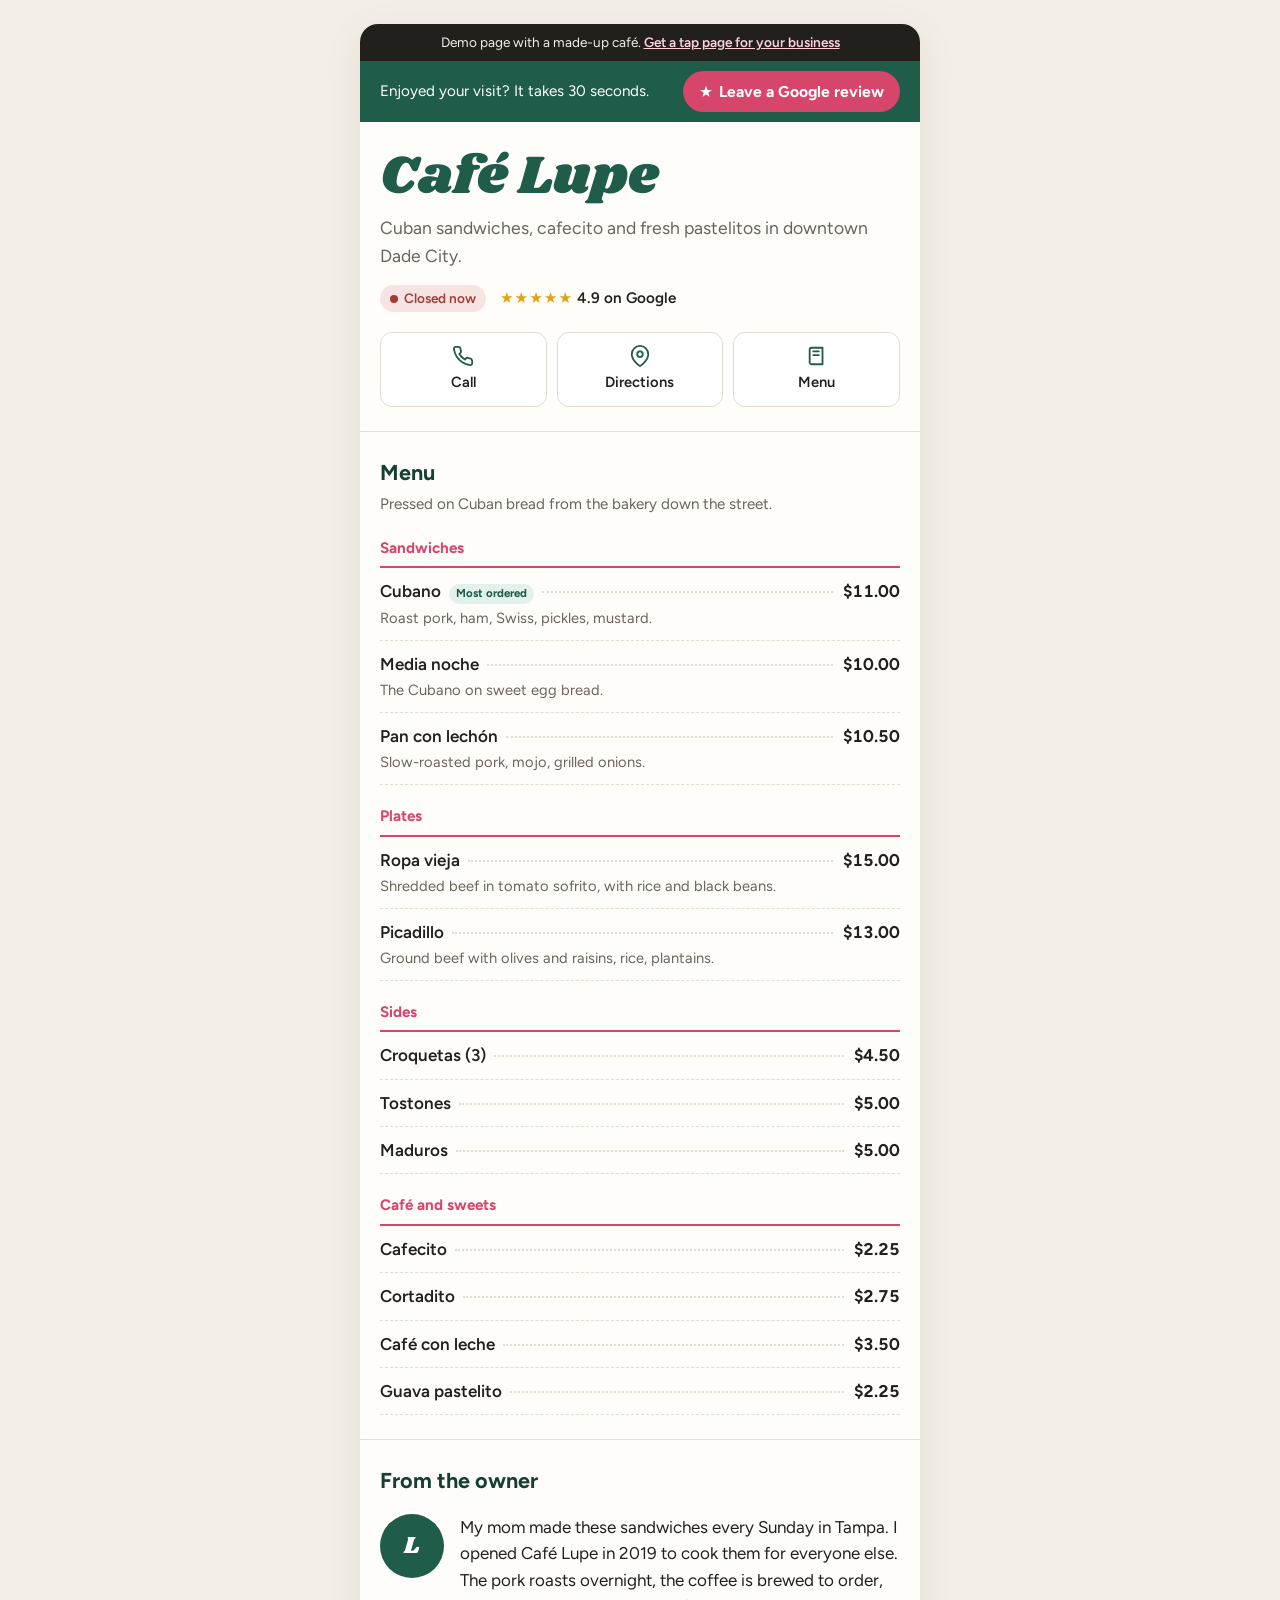
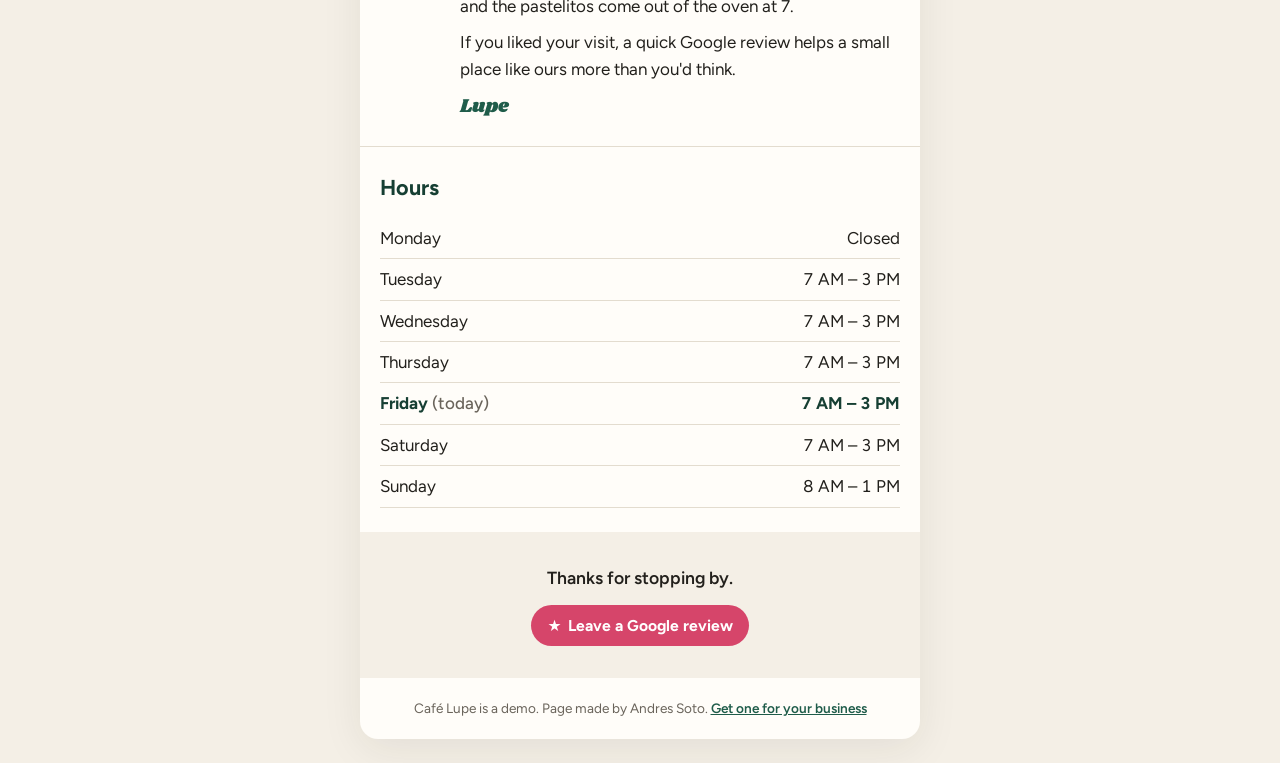
<file: demo.html>
<!DOCTYPE html>
<html lang="en">
<head>
<meta charset="UTF-8">
<meta name="viewport" content="width=device-width, initial-scale=1">
<meta name="theme-color" content="#1f5c4a">
<meta name="robots" content="noindex">
<title>Café Lupe (Demo Tap Page) | Andres Soto</title>
<meta name="description" content="Demo of a tap page: the page a customer sees after tapping a review card. Fictional café for demonstration.">
<link rel="icon" href="data:image/svg+xml,<svg xmlns=%22http://www.w3.org/2000/svg%22 viewBox=%220 0 100 100%22><text y=%22.9em%22 font-size=%2290%22>☕</text></svg>">
<link rel="preconnect" href="https://fonts.googleapis.com">
<link rel="preconnect" href="https://fonts.gstatic.com" crossorigin>
<link href="https://fonts.googleapis.com/css2?family=Shrikhand&family=Figtree:wght@400;500;600;700&display=swap" rel="stylesheet">
<style>
  /* Demo client identity (deliberately not the résumé site's look):
     Havana tile green, guava pink for the one action that matters, sand paper. */
  :root {
    --tile: #1f5c4a;
    --tile-deep: #163f33;
    --guava: #d6456a;
    --guava-ink: #ffffff;
    --sand: #f4efe6;
    --paper: #fffdf9;
    --ink: #22201c;
    --muted: #6a645b;
    --rule: #e3dccf;
    --font-sign: "Shrikhand", Georgia, serif;
    --font-text: "Figtree", system-ui, -apple-system, "Segoe UI", sans-serif;
  }
  * { box-sizing: border-box; }
  html { scroll-behavior: smooth; scroll-padding-top: 76px; }
  @media (prefers-reduced-motion: reduce) { html { scroll-behavior: auto; } }
  body {
    margin: 0;
    background: var(--sand);
    color: var(--ink);
    font-family: var(--font-text);
    font-size: 1.0625rem;
    line-height: 1.55;
  }
  a { color: var(--tile); }
  a, button { touch-action: manipulation; -webkit-tap-highlight-color: rgba(31, 92, 74, 0.15); }
  :focus-visible { outline: 3px solid var(--ink); outline-offset: 3px; }
  p, h1, h2, h3, ul, dl, dd { margin: 0; }
  ul { padding: 0; list-style: none; }
  .page { max-width: 560px; margin: 0 auto; background: var(--paper); min-height: 100vh; }
  .wrap { padding-inline: 20px; }

  /* Demo notice, so nobody mistakes this for a real business */
  .demo-note {
    background: var(--ink);
    color: #f4efe6;
    font-size: 0.85rem;
    padding: 8px 20px;
    text-align: center;
  }
  .demo-note a { color: #ffd2dc; font-weight: 600; }

  /* The review bar stays on screen: it is the reason the page exists */
  .review-bar {
    position: sticky;
    top: 0;
    z-index: 20;
    display: flex;
    align-items: center;
    gap: 12px;
    padding: 10px 20px;
    background: var(--tile);
    color: #fff;
  }
  .review-bar p { flex: 1; font-size: 0.95rem; line-height: 1.3; }
  .review-btn {
    flex: 0 0 auto;
    display: inline-flex;
    align-items: center;
    gap: 6px;
    padding: 11px 16px;
    border: 0;
    border-radius: 999px;
    background: var(--guava);
    color: var(--guava-ink);
    font: 700 0.98rem var(--font-text);
    cursor: pointer;
    text-decoration: none;
  }
  .review-btn:hover { background: #c23a5d; }

  /* Header */
  .masthead { padding-block: 28px 20px; }
  .masthead h1 {
    font-family: var(--font-sign);
    font-weight: 400;
    font-size: clamp(2.6rem, 11vw, 3.4rem);
    line-height: 1;
    color: var(--tile);
  }
  .tagline { margin-top: 10px; font-size: 1.1rem; color: var(--muted); }
  .status { display: flex; flex-wrap: wrap; align-items: center; gap: 8px 14px; margin-top: 16px; font-size: 0.95rem; }
  .chip {
    display: inline-flex; align-items: center; gap: 6px;
    padding: 3px 10px; border-radius: 999px; font-weight: 600; font-size: 0.85rem;
  }
  .chip::before { content: ""; width: 8px; height: 8px; border-radius: 50%; background: currentColor; }
  .chip.open { background: #e2f1ea; color: #1d6b4c; }
  .chip.closed { background: #f6e3e2; color: #a23b33; }
  .rating { font-weight: 600; }
  .rating span { color: #e0a21b; letter-spacing: 1px; }

  .actions {
    display: grid;
    grid-template-columns: repeat(3, 1fr);
    gap: 10px;
    padding-bottom: 24px;
  }
  .action {
    display: grid;
    justify-items: center;
    gap: 4px;
    padding: 12px 6px;
    border: 1px solid var(--rule);
    border-radius: 12px;
    background: #fff;
    color: var(--ink);
    text-decoration: none;
    font-weight: 600;
    font-size: 0.92rem;
  }
  .action:hover { border-color: var(--tile); }
  .action svg { width: 22px; height: 22px; stroke: var(--tile); fill: none; stroke-width: 2; stroke-linecap: round; stroke-linejoin: round; }

  /* Sections */
  .section { padding-block: 24px; border-top: 1px solid var(--rule); }
  .section h2 { font-size: 1.35rem; font-weight: 700; color: var(--tile-deep); }
  .section-sub { margin-top: 4px; color: var(--muted); font-size: 0.95rem; }

  /* Menu: a printed-menu feel with dotted leaders */
  .menu-group { margin-top: 20px; }
  .menu-group h3 {
    font-size: 0.95rem; font-weight: 700; color: var(--guava);
    padding-bottom: 6px; border-bottom: 2px solid var(--guava);
  }
  .item { display: grid; grid-template-columns: 1fr auto; gap: 2px 10px; padding-block: 10px; border-bottom: 1px dashed var(--rule); }
  .item-name { display: flex; align-items: baseline; gap: 8px; font-weight: 600; }
  .item-name::after { content: ""; flex: 1; border-bottom: 2px dotted var(--rule); transform: translateY(-4px); }
  .price { font-weight: 700; font-variant-numeric: tabular-nums; }
  .item-desc { grid-column: 1 / -1; color: var(--muted); font-size: 0.92rem; }
  .tag { font-size: 0.72rem; font-weight: 700; color: var(--tile); background: #e2f1ea; padding: 1px 7px; border-radius: 999px; }

  /* Owner */
  .owner { display: grid; grid-template-columns: auto 1fr; gap: 16px; align-items: start; margin-top: 16px; }
  .avatar {
    width: 64px; height: 64px; border-radius: 50%;
    display: grid; place-items: center;
    background: var(--tile); color: #fff;
    font-family: var(--font-sign); font-size: 1.5rem;
  }
  .owner p + p { margin-top: 10px; }
  .owner .sig { font-family: var(--font-sign); color: var(--tile); font-size: 1.2rem; }

  /* Hours */
  .hours { margin-top: 14px; }
  .hours div { display: flex; justify-content: space-between; padding-block: 7px; border-bottom: 1px solid var(--rule); font-variant-numeric: tabular-nums; }
  .hours div.today { font-weight: 700; color: var(--tile-deep); }
  .hours div.today dt::after { content: " (today)"; font-weight: 500; color: var(--muted); }

  /* Second review prompt at the end of the page */
  .end-cta { text-align: center; padding-block: 32px; background: var(--sand); }
  .end-cta p { font-size: 1.1rem; font-weight: 600; margin-bottom: 14px; }

  .footer { padding: 20px; font-size: 0.85rem; color: var(--muted); text-align: center; }
  .footer a { font-weight: 600; }

  /* Demo dialog: what the button does in a real page */
  dialog {
    width: min(92vw, 420px);
    border: 0;
    border-radius: 16px;
    padding: 24px;
    color: var(--ink);
    box-shadow: 0 20px 50px rgba(34, 32, 28, 0.3);
  }
  dialog::backdrop { background: rgba(34, 32, 28, 0.5); }
  dialog h2 { font-size: 1.25rem; color: var(--tile-deep); }
  dialog p { margin-top: 10px; color: var(--muted); }
  dialog .row { display: flex; flex-wrap: wrap; gap: 10px; margin-top: 20px; }
  .btn-ghost {
    padding: 11px 16px; border-radius: 999px; border: 1px solid var(--rule);
    background: #fff; color: var(--ink); font: 600 0.95rem var(--font-text); cursor: pointer;
  }
  @media (min-width: 600px) {
    body { padding-block: 24px; }
    .page { min-height: 0; border-radius: 18px; overflow: hidden; box-shadow: 0 10px 40px rgba(34, 32, 28, 0.08); }
  }
  @media (max-width: 360px) {
    .review-bar p { display: none; }
    .review-btn { flex: 1; justify-content: center; }
  }
</style>
</head>
<body>
<div class="page">

  <p class="demo-note">Demo page with a made-up café. <a href="nfc.html">Get a tap page for your business</a></p>

  <div class="review-bar">
    <p>Enjoyed your visit? It takes 30 seconds.</p>
    <!-- In a real tap page this is a plain link to the business's Google review form. -->
    <button class="review-btn" id="reviewTop" type="button"><span aria-hidden="true">★</span> Leave a Google review</button>
  </div>

  <main>
    <header class="masthead wrap">
      <h1>Café Lupe</h1>
      <p class="tagline">Cuban sandwiches, cafecito and fresh pastelitos in downtown Dade City.</p>
      <p class="status">
        <span class="chip" id="openChip">Hours</span>
        <span class="rating"><span aria-hidden="true">★★★★★</span> 4.9 on Google</span>
      </p>
    </header>

    <nav class="actions wrap" aria-label="Quick actions">
      <a class="action" href="tel:+13525550142">
        <svg viewBox="0 0 24 24" aria-hidden="true"><path d="M22 16.9v3a2 2 0 0 1-2.2 2 19.8 19.8 0 0 1-8.6-3.1 19.5 19.5 0 0 1-6-6A19.8 19.8 0 0 1 2.1 4.2 2 2 0 0 1 4.1 2h3a2 2 0 0 1 2 1.7c.1.9.4 1.8.7 2.7a2 2 0 0 1-.5 2.1L8 9.8a16 16 0 0 0 6 6l1.3-1.3a2 2 0 0 1 2.1-.4c.9.3 1.8.6 2.7.7a2 2 0 0 1 1.7 2z"/></svg>
        Call
      </a>
      <a class="action" href="https://www.google.com/maps/search/?api=1&amp;query=Dade%20City%2C%20FL" target="_blank" rel="noopener">
        <svg viewBox="0 0 24 24" aria-hidden="true"><path d="M21 10c0 7-9 13-9 13S3 17 3 10a9 9 0 0 1 18 0z"/><circle cx="12" cy="10" r="3"/></svg>
        Directions
      </a>
      <a class="action" href="#menu">
        <svg viewBox="0 0 24 24" aria-hidden="true"><path d="M4 19.5V5a2 2 0 0 1 2-2h12v18H6a2 2 0 0 1-2-1.5z"/><path d="M8 7h6M8 11h6"/></svg>
        Menu
      </a>
    </nav>

    <section class="section wrap" id="menu" aria-labelledby="menuTitle">
      <h2 id="menuTitle">Menu</h2>
      <p class="section-sub">Pressed on Cuban bread from the bakery down the street.</p>

      <div class="menu-group">
        <h3>Sandwiches</h3>
        <ul>
          <li class="item"><span class="item-name">Cubano <span class="tag">Most ordered</span></span><span class="price">$11.00</span><span class="item-desc">Roast pork, ham, Swiss, pickles, mustard.</span></li>
          <li class="item"><span class="item-name">Media noche</span><span class="price">$10.00</span><span class="item-desc">The Cubano on sweet egg bread.</span></li>
          <li class="item"><span class="item-name">Pan con lechón</span><span class="price">$10.50</span><span class="item-desc">Slow-roasted pork, mojo, grilled onions.</span></li>
        </ul>
      </div>

      <div class="menu-group">
        <h3>Plates</h3>
        <ul>
          <li class="item"><span class="item-name">Ropa vieja</span><span class="price">$15.00</span><span class="item-desc">Shredded beef in tomato sofrito, with rice and black beans.</span></li>
          <li class="item"><span class="item-name">Picadillo</span><span class="price">$13.00</span><span class="item-desc">Ground beef with olives and raisins, rice, plantains.</span></li>
        </ul>
      </div>

      <div class="menu-group">
        <h3>Sides</h3>
        <ul>
          <li class="item"><span class="item-name">Croquetas (3)</span><span class="price">$4.50</span></li>
          <li class="item"><span class="item-name">Tostones</span><span class="price">$5.00</span></li>
          <li class="item"><span class="item-name">Maduros</span><span class="price">$5.00</span></li>
        </ul>
      </div>

      <div class="menu-group">
        <h3>Café and sweets</h3>
        <ul>
          <li class="item"><span class="item-name">Cafecito</span><span class="price">$2.25</span></li>
          <li class="item"><span class="item-name">Cortadito</span><span class="price">$2.75</span></li>
          <li class="item"><span class="item-name">Café con leche</span><span class="price">$3.50</span></li>
          <li class="item"><span class="item-name">Guava pastelito</span><span class="price">$2.25</span></li>
        </ul>
      </div>
    </section>

    <section class="section wrap" aria-labelledby="ownerTitle">
      <h2 id="ownerTitle">From the owner</h2>
      <div class="owner">
        <span class="avatar" aria-hidden="true">L</span>
        <div>
          <p>My mom made these sandwiches every Sunday in Tampa. I opened Café Lupe in 2019 to cook them for everyone else. The pork roasts overnight, the coffee is brewed to order, and the pastelitos come out of the oven at 7.</p>
          <p>If you liked your visit, a quick Google review helps a small place like ours more than you'd think.</p>
          <p class="sig">Lupe</p>
        </div>
      </div>
    </section>

    <section class="section wrap" aria-labelledby="hoursTitle">
      <h2 id="hoursTitle">Hours</h2>
      <dl class="hours" id="hours">
        <div data-day="1"><dt>Monday</dt><dd>Closed</dd></div>
        <div data-day="2"><dt>Tuesday</dt><dd>7 AM – 3 PM</dd></div>
        <div data-day="3"><dt>Wednesday</dt><dd>7 AM – 3 PM</dd></div>
        <div data-day="4"><dt>Thursday</dt><dd>7 AM – 3 PM</dd></div>
        <div data-day="5"><dt>Friday</dt><dd>7 AM – 3 PM</dd></div>
        <div data-day="6"><dt>Saturday</dt><dd>7 AM – 3 PM</dd></div>
        <div data-day="0"><dt>Sunday</dt><dd>8 AM – 1 PM</dd></div>
      </dl>
    </section>

    <section class="end-cta wrap" aria-label="Leave a review">
      <p>Thanks for stopping by.</p>
      <button class="review-btn" id="reviewBottom" type="button"><span aria-hidden="true">★</span> Leave a Google review</button>
    </section>
  </main>

  <p class="footer">Café Lupe is a demo. Page made by Andres Soto. <a href="nfc.html">Get one for your business</a></p>
</div>

<dialog id="demoDialog" aria-labelledby="dialogTitle">
  <h2 id="dialogTitle">This opens your Google review page</h2>
  <p>On your real tap page, this button takes customers straight to your Google review form. It's the first thing they see after tapping the card.</p>
  <p>The rest of the page is yours: menu, hours, specials, a note from you.</p>
  <div class="row">
    <a class="review-btn" href="nfc.html">See the card and pricing</a>
    <button class="btn-ghost" id="dialogClose" type="button">Back to the demo</button>
  </div>
</dialog>

<script>
  // Open-now chip and today's row, using Dade City time (Eastern).
  (function () {
    const hours = { 0: [8, 13], 1: null, 2: [7, 15], 3: [7, 15], 4: [7, 15], 5: [7, 15], 6: [7, 15] };
    const parts = new Intl.DateTimeFormat("en-US", { timeZone: "America/New_York", weekday: "short", hour: "numeric", hourCycle: "h23" }).formatToParts(new Date());
    const dayNames = ["Sun", "Mon", "Tue", "Wed", "Thu", "Fri", "Sat"];
    const day = dayNames.indexOf(parts.find((p) => p.type === "weekday").value);
    const hour = Number(parts.find((p) => p.type === "hour").value);
    const today = hours[day];
    const open = today && hour >= today[0] && hour < today[1];
    const chip = document.getElementById("openChip");
    chip.textContent = open ? "Open now" : "Closed now";
    chip.classList.add(open ? "open" : "closed");
    const row = document.querySelector('#hours [data-day="' + day + '"]');
    if (row) row.classList.add("today");
  })();

  // Demo only: the review buttons explain what they do instead of leaving the page.
  (function () {
    const dialog = document.getElementById("demoDialog");
    const openDialog = () => (dialog.showModal ? dialog.showModal() : dialog.setAttribute("open", ""));
    document.getElementById("reviewTop").addEventListener("click", openDialog);
    document.getElementById("reviewBottom").addEventListener("click", openDialog);
    document.getElementById("dialogClose").addEventListener("click", () => dialog.close());
  })();
</script>
</body>
</html>
</file>
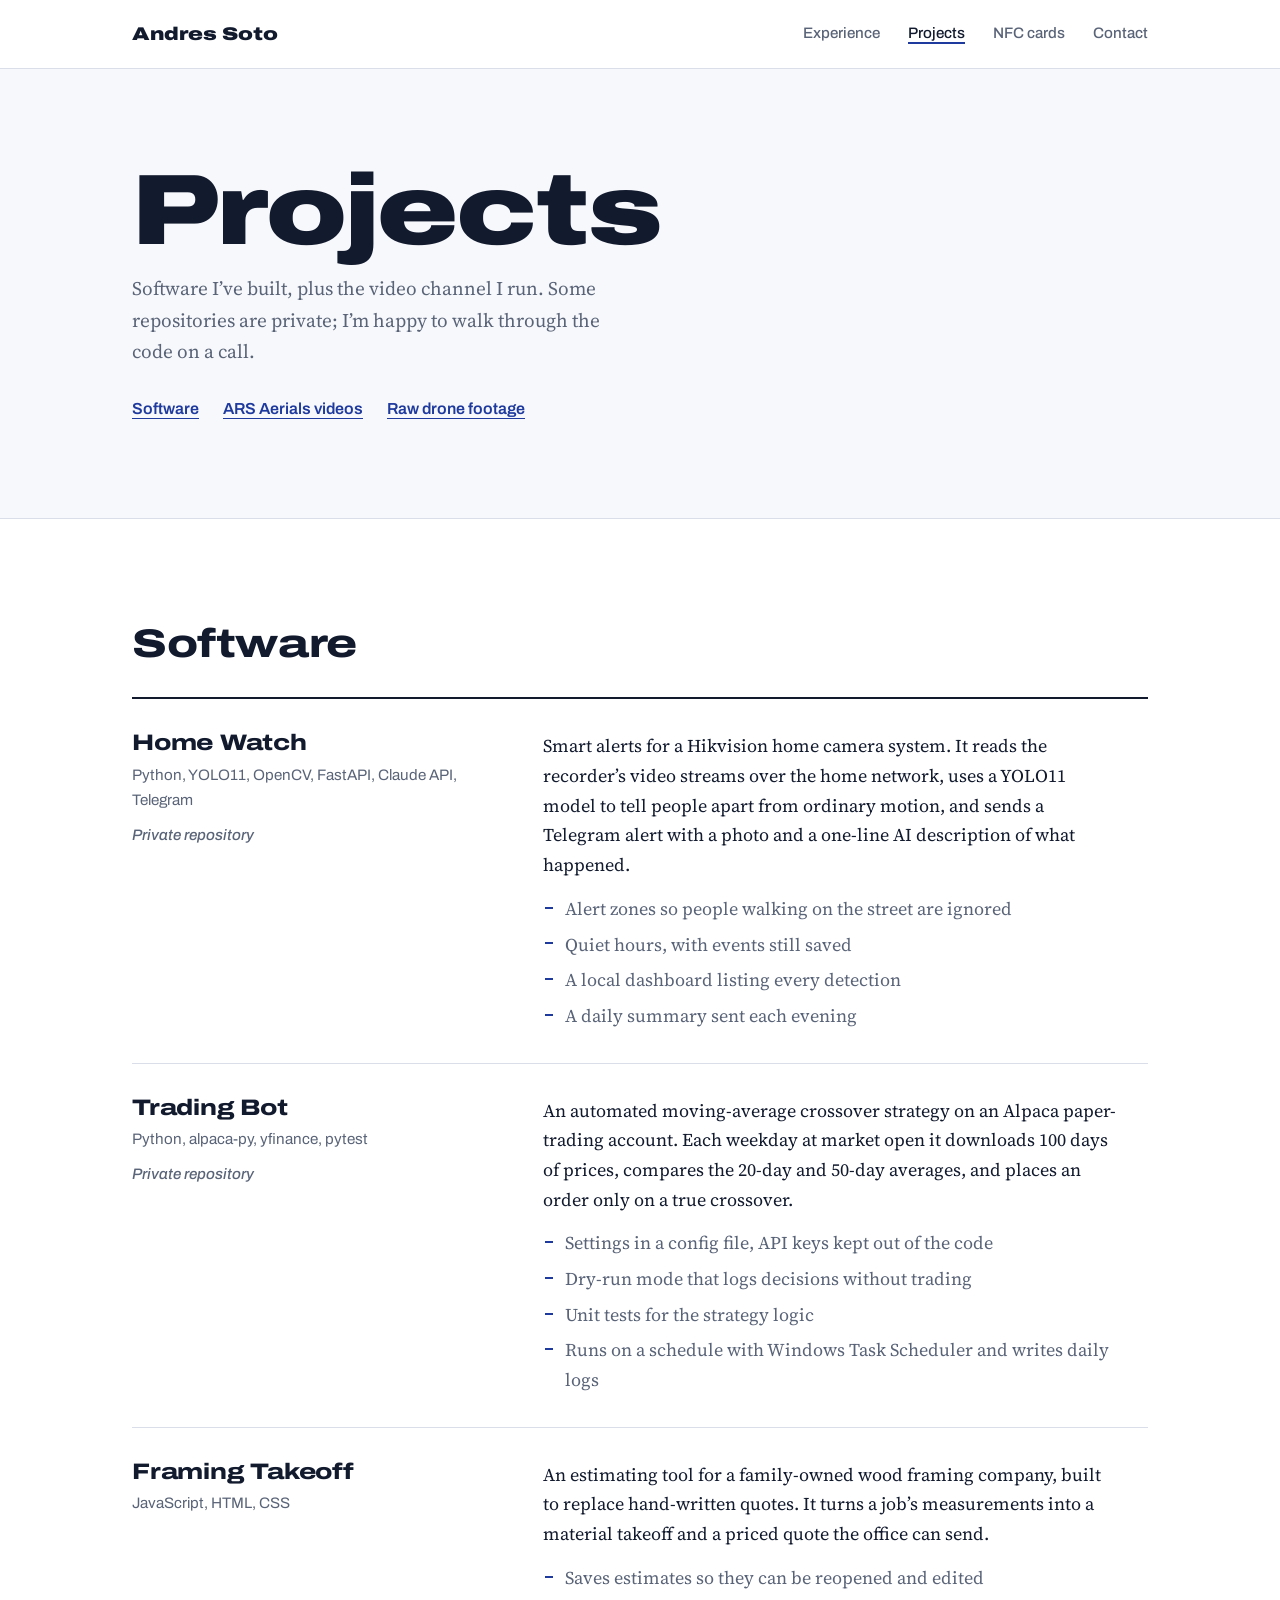
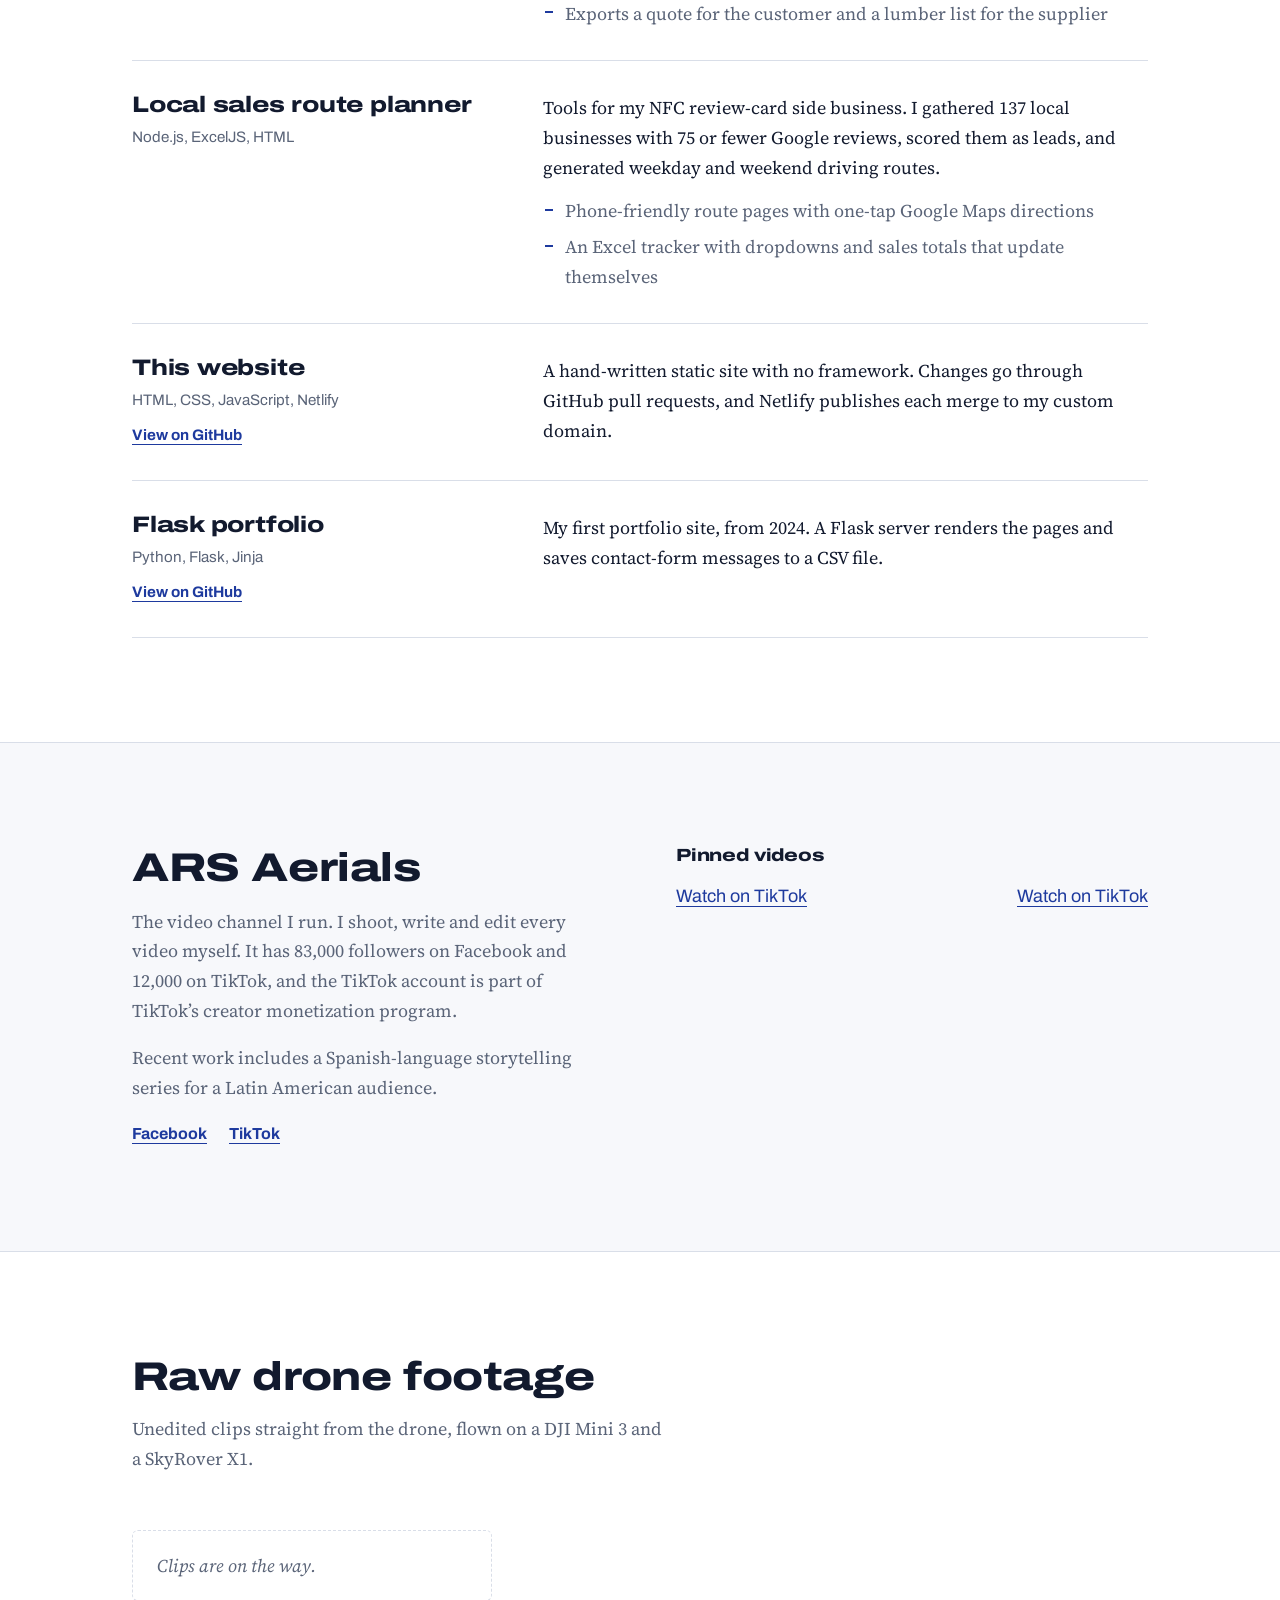
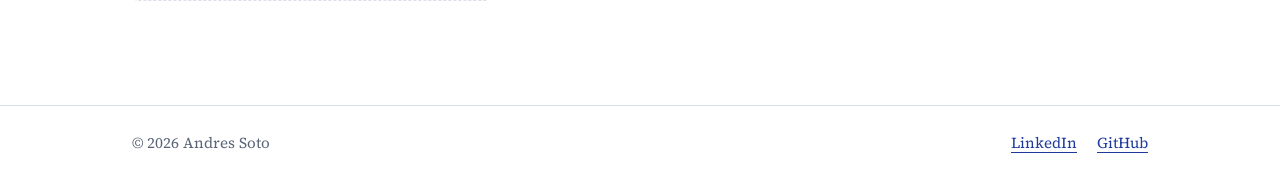
<file: projects.html>
<!DOCTYPE html>
<html lang="en">
<head>
<meta charset="UTF-8">
<meta name="viewport" content="width=device-width, initial-scale=1.0">
<meta name="theme-color" content="#ffffff">
<title>Projects | Andres Soto</title>
<meta name="description" content="Software projects by Andres Soto, plus the ARS Aerials video channel and raw drone footage.">
<link rel="icon" href="data:image/svg+xml,<svg xmlns=%22http://www.w3.org/2000/svg%22 viewBox=%220 0 100 100%22><rect width=%22100%22 height=%22100%22 rx=%2218%22 fill=%22%231e3a9e%22/><text x=%2250%22 y=%2268%22 font-size=%2252%22 font-family=%22Arial%22 font-weight=%22900%22 fill=%22white%22 text-anchor=%22middle%22>AS</text></svg>">
<link rel="preconnect" href="https://fonts.googleapis.com">
<link rel="preconnect" href="https://fonts.gstatic.com" crossorigin>
<link href="https://fonts.googleapis.com/css2?family=Archivo:wdth,wght@62..125,400..900&family=Source+Serif+4:ital,opsz,wght@0,8..60,400;0,8..60,600;1,8..60,400&display=swap" rel="stylesheet">
<link rel="stylesheet" href="css/style.css">
</head>
<body>

<a class="skip-link" href="#main">Skip to content</a>

<header class="site-header" id="top">
  <div class="wrap nav-wrap">
    <a href="index.html" class="logo">Andres Soto</a>
    <nav class="nav-links" id="navLinks" aria-label="Main">
      <a href="index.html#experience">Experience</a>
      <a href="projects.html" aria-current="page">Projects</a>
      <a href="nfc.html">NFC cards</a>
      <a href="index.html#contact">Contact</a>
    </nav>
    <button class="nav-toggle" id="navToggle" aria-label="Open menu" aria-expanded="false" aria-controls="navLinks">
      <span></span><span></span>
    </button>
  </div>
</header>

<main id="main">

  <section class="page-head">
    <div class="wrap">
      <h1>Projects</h1>
      <p class="hero-sub">Software I’ve built, plus the video channel I run. Some repositories are private; I’m happy to walk through the code on a call.</p>
      <nav class="jump" aria-label="On this page">
        <a href="#software">Software</a>
        <a href="#ars-aerials">ARS Aerials videos</a>
        <a href="#drone-footage">Raw drone footage</a>
      </nav>
    </div>
  </section>

  <!-- SOFTWARE -->
  <section class="section" id="software">
    <div class="wrap">
      <h2>Software</h2>

      <article class="project" id="home-watch">
        <div class="project-head">
          <h3>Home Watch</h3>
          <p class="project-meta">Python, YOLO11, OpenCV, FastAPI, Claude API, Telegram</p>
          <p class="project-link private">Private repository</p>
        </div>
        <div class="project-body">
          <p>Smart alerts for a Hikvision home camera system. It reads the recorder’s video streams over the home network, uses a YOLO11 model to tell people apart from ordinary motion, and sends a Telegram alert with a photo and a one-line AI description of what happened.</p>
          <ul class="project-points">
            <li>Alert zones so people walking on the street are ignored</li>
            <li>Quiet hours, with events still saved</li>
            <li>A local dashboard listing every detection</li>
            <li>A daily summary sent each evening</li>
          </ul>
        </div>
      </article>

      <article class="project" id="trading-bot">
        <div class="project-head">
          <h3>Trading Bot</h3>
          <p class="project-meta">Python, alpaca-py, yfinance, pytest</p>
          <p class="project-link private">Private repository</p>
        </div>
        <div class="project-body">
          <p>An automated moving-average crossover strategy on an Alpaca paper-trading account. Each weekday at market open it downloads 100 days of prices, compares the 20-day and 50-day averages, and places an order only on a true crossover.</p>
          <ul class="project-points">
            <li>Settings in a config file, API keys kept out of the code</li>
            <li>Dry-run mode that logs decisions without trading</li>
            <li>Unit tests for the strategy logic</li>
            <li>Runs on a schedule with Windows Task Scheduler and writes daily logs</li>
          </ul>
        </div>
      </article>

      <article class="project" id="framing-estimator">
        <div class="project-head">
          <h3>Framing Takeoff</h3>
          <p class="project-meta">JavaScript, HTML, CSS</p>
        </div>
        <div class="project-body">
          <p>An estimating tool for a family-owned wood framing company, built to replace hand-written quotes. It turns a job’s measurements into a material takeoff and a priced quote the office can send.</p>
          <ul class="project-points">
            <li>Saves estimates so they can be reopened and edited</li>
            <li>Exports a quote for the customer and a lumber list for the supplier</li>
          </ul>
        </div>
      </article>

      <article class="project" id="route-planner">
        <div class="project-head">
          <h3>Local sales route planner</h3>
          <p class="project-meta">Node.js, ExcelJS, HTML</p>
        </div>
        <div class="project-body">
          <p>Tools for my NFC review-card side business. I gathered 137 local businesses with 75 or fewer Google reviews, scored them as leads, and generated weekday and weekend driving routes.</p>
          <ul class="project-points">
            <li>Phone-friendly route pages with one-tap Google Maps directions</li>
            <li>An Excel tracker with dropdowns and sales totals that update themselves</li>
          </ul>
        </div>
      </article>

      <article class="project" id="this-site">
        <div class="project-head">
          <h3>This website</h3>
          <p class="project-meta">HTML, CSS, JavaScript, Netlify</p>
          <p class="project-link"><a href="https://github.com/andressoto140/ars-aerials-website" target="_blank" rel="noopener">View on GitHub</a></p>
        </div>
        <div class="project-body">
          <p>A hand-written static site with no framework. Changes go through GitHub pull requests, and Netlify publishes each merge to my custom domain.</p>
        </div>
      </article>

      <article class="project" id="portfo">
        <div class="project-head">
          <h3>Flask portfolio</h3>
          <p class="project-meta">Python, Flask, Jinja</p>
          <p class="project-link"><a href="https://github.com/andressoto140/portfo" target="_blank" rel="noopener">View on GitHub</a></p>
        </div>
        <div class="project-body">
          <p>My first portfolio site, from 2024. A Flask server renders the pages and saves contact-form messages to a CSV file.</p>
        </div>
      </article>
    </div>
  </section>

  <!-- ARS AERIALS -->
  <section class="section section-tint" id="ars-aerials">
    <div class="wrap two-up">
      <div class="about-copy">
        <h2>ARS Aerials</h2>
        <p>The video channel I run. I shoot, write and edit every video myself. It has 83,000 followers on Facebook and 12,000 on TikTok, and the TikTok account is part of TikTok’s creator monetization program.</p>
        <p>Recent work includes a Spanish-language storytelling series for a Latin American audience.</p>
        <p class="link-row">
          <a href="https://www.facebook.com/people/ARS-Aerial/61571618784319/" target="_blank" rel="noopener">Facebook</a>
          <a href="https://www.tiktok.com/@ars.aerials" target="_blank" rel="noopener">TikTok</a>
        </p>
      </div>
      <div class="videos">
        <h3>Pinned videos</h3>
        <div class="video-row">
          <blockquote class="tiktok-embed" cite="https://www.tiktok.com/@ars.aerials/video/7588570403388312863" data-video-id="7588570403388312863"><section><a href="https://www.tiktok.com/@ars.aerials/video/7588570403388312863" target="_blank" rel="noopener">Watch on TikTok</a></section></blockquote>
          <blockquote class="tiktok-embed" cite="https://www.tiktok.com/@ars.aerials/video/7581514598818368799" data-video-id="7581514598818368799"><section><a href="https://www.tiktok.com/@ars.aerials/video/7581514598818368799" target="_blank" rel="noopener">Watch on TikTok</a></section></blockquote>
          <blockquote class="tiktok-embed" cite="https://www.tiktok.com/@ars.aerials/video/7567537781476461854" data-video-id="7567537781476461854"><section><a href="https://www.tiktok.com/@ars.aerials/video/7567537781476461854" target="_blank" rel="noopener">Watch on TikTok</a></section></blockquote>
        </div>
        <script async src="https://www.tiktok.com/embed.js"></script>
      </div>
    </div>
  </section>

  <!-- RAW DRONE FOOTAGE -->
  <section class="section" id="drone-footage">
    <div class="wrap">
      <h2>Raw drone footage</h2>
      <p class="section-sub">Unedited clips straight from the drone, flown on a DJI Mini 3 and a SkyRover X1.</p>
      <div class="footage-grid" id="footageGrid">
        <!-- Add clips here. Set width/height to the clip’s real size to avoid layout shift, for example:
        <figure class="clip">
          <video controls playsinline preload="metadata" width="1920" height="1080" src="videos/clip-1.mp4"></video>
          <figcaption>Location, month year</figcaption>
        </figure>
        -->
      </div>
      <p class="footage-empty">Clips are on the way.</p>
    </div>
  </section>

</main>

<footer class="site-footer">
  <div class="wrap footer-inner">
    <p>&copy; <span id="year"></span> Andres Soto</p>
    <p class="footer-links">
      <a href="https://www.linkedin.com/in/andres-soto140" target="_blank" rel="noopener">LinkedIn</a>
      <a href="https://github.com/andressoto140" target="_blank" rel="noopener">GitHub</a>
    </p>
  </div>
</footer>

<script src="js/script.js"></script>
</body>
</html>
</file>
<file: css/style.css>
/* Andres Soto
   Card blue for structure and links; kumquat orange only for the main button
   and focus rings. Wide Archivo headings, Source Serif body. */
:root {
  --card-blue: #1e3a9e;
  --card-blue-deep: #172e7e;
  --kumquat: #ee8a1c;
  --kumquat-ink: #2a1600;
  --ink: #121a2e;
  --slate: #5a6478;
  --rule: #d9dee8;
  --counter: #f7f8fb;
  --white: #ffffff;

  --font-sign: "Archivo", "Arial Narrow", Arial, sans-serif;
  --font-text: "Source Serif 4", Georgia, "Times New Roman", serif;

  --wrap: 1080px;
  --gutter: clamp(16px, 4vw, 32px);
}

* { box-sizing: border-box; }
/* scroll-padding keeps anchor targets and focused elements clear of the sticky header */
html { scroll-behavior: smooth; scroll-padding-top: 84px; }
@media (prefers-reduced-motion: reduce) { html { scroll-behavior: auto; } }

body {
  margin: 0;
  background: var(--white);
  color: var(--ink);
  font-family: var(--font-text);
  font-size: 1.125rem;
  line-height: 1.65;
  -webkit-font-smoothing: antialiased;
}

h1, h2, h3 {
  font-family: var(--font-sign);
  font-stretch: 125%;
  font-weight: 800;
  line-height: 1.05;
  letter-spacing: -0.01em;
  margin: 0;
  text-wrap: balance;
}
h2 { font-size: clamp(1.75rem, 3.6vw, 2.5rem); }
h3 { font-size: 1.25rem; }

p, dl, dd { margin: 0; }
ul, ol { margin: 0; padding: 0; list-style: none; }
a { color: var(--card-blue); text-underline-offset: 4px; }
a:hover { color: var(--card-blue-deep); text-decoration-thickness: 3px; }
a, button {
  touch-action: manipulation;
  -webkit-tap-highlight-color: rgba(30, 58, 158, 0.15);
}
img { max-width: 100%; height: auto; display: block; }

/* Ink on light backgrounds (17:1); kumquat on the blue bands (3.9:1). */
:focus-visible {
  outline: 3px solid var(--ink);
  outline-offset: 3px;
}
.nfc-band :focus-visible { outline-color: var(--kumquat); }

.skip-link {
  position: absolute;
  left: 16px;
  top: -100px;
  z-index: 100;
  padding: 10px 16px;
  border-radius: 6px;
  background: var(--ink);
  color: var(--white);
  font-family: var(--font-sign);
  font-weight: 700;
  text-decoration: none;
}
.skip-link:focus { top: 12px; color: var(--white); }

.wrap {
  max-width: var(--wrap);
  margin: 0 auto;
  padding-inline: var(--gutter);
}

/* ---------- Header ---------- */
.site-header {
  position: sticky;
  top: 0;
  z-index: 50;
  background: var(--white);
  border-bottom: 1px solid var(--rule);
}
.nav-wrap {
  display: flex;
  align-items: center;
  gap: 32px;
  height: 68px;
}
.logo {
  font-family: var(--font-sign);
  font-stretch: 125%;
  font-weight: 900;
  font-size: 1.15rem;
  color: var(--ink);
  text-decoration: none;
  white-space: nowrap;
}
.logo:hover { color: var(--card-blue); }
.nav-links {
  display: flex;
  gap: 28px;
  margin-left: auto;
}
.nav-links a {
  font-family: var(--font-sign);
  font-weight: 500;
  font-size: 0.95rem;
  color: var(--slate);
  text-decoration: none;
}
.nav-links a:hover { color: var(--ink); text-decoration: underline; text-decoration-thickness: 2px; }
.nav-links a[aria-current="page"] { color: var(--ink); }
.nav-links a[aria-current="page"] {
  text-decoration: underline;
  text-decoration-thickness: 2px;
  text-decoration-color: var(--card-blue);
}
.nav-toggle {
  display: none;
  width: 40px;
  height: 40px;
  margin-left: auto;
  padding: 12px 8px;
  background: none;
  border: 0;
  cursor: pointer;
  flex-direction: column;
  justify-content: space-between;
}
.nav-toggle span {
  display: block;
  height: 2px;
  background: var(--ink);
}

/* ---------- Buttons ---------- */
.btn {
  display: inline-block;
  font-family: var(--font-sign);
  font-weight: 700;
  font-size: 1rem;
  text-decoration: none;
  padding: 14px 22px;
  border-radius: 6px;
}
.btn-primary {
  background: var(--kumquat);
  color: var(--kumquat-ink);
}
.btn-primary:hover { background: #f59a35; color: var(--kumquat-ink); }
.btn-plain {
  padding-inline: 4px;
  text-decoration: underline;
  text-decoration-thickness: 2px;
}

/* ---------- Hero ---------- */
.hero,
.page-head {
  background: var(--counter);
  border-bottom: 1px solid var(--rule);
  padding-block: clamp(48px, 8vw, 96px);
}
.hero-grid {
  display: grid;
  grid-template-columns: minmax(0, 0.75fr) minmax(0, 1.25fr);
  gap: clamp(32px, 6vw, 72px);
  align-items: start;
}
.portrait img {
  width: 100%;
  aspect-ratio: 4 / 5;
  object-fit: cover;
  border-radius: 6px;
  box-shadow: 10px 10px 0 var(--card-blue);
}
.hero .glance { margin-top: 40px; }
.hero .glance {
  display: grid;
  grid-template-columns: 1fr 1fr;
  column-gap: 32px;
}
.hero h1,
.page-head h1 {
  font-size: clamp(3rem, 8.5vw, 6.25rem);
  font-weight: 900;
  line-height: 0.92;
  letter-spacing: -0.02em;
}
.hero-role {
  margin-top: 20px;
  font-family: var(--font-sign);
  font-weight: 600;
  font-size: clamp(1.15rem, 2.2vw, 1.4rem);
  color: var(--card-blue);
}
.hero-sub {
  margin-top: 16px;
  max-width: 50ch;
  color: var(--slate);
  font-size: 1.2rem;
}
.hero-actions {
  display: flex;
  flex-wrap: wrap;
  align-items: center;
  gap: 12px 20px;
  margin-top: 32px;
}

/* At-a-glance facts beside the name */
.glance {
  border-top: 2px solid var(--ink);
}
.glance > div {
  padding-block: 14px;
  border-bottom: 1px solid var(--rule);
}
.glance dt,
.skills dt {
  font-family: var(--font-sign);
  font-weight: 700;
  font-size: 0.9rem;
  color: var(--slate);
}
.glance dd { margin-top: 2px; }

.jump {
  display: flex;
  flex-wrap: wrap;
  gap: 8px 24px;
  margin-top: 28px;
  font-family: var(--font-sign);
  font-weight: 600;
  font-size: 1rem;
}

/* ---------- Sections ---------- */
.section { padding-block: clamp(56px, 9vw, 104px); }
.section-tint { background: var(--counter); border-block: 1px solid var(--rule); }
.section-sub {
  margin-top: 16px;
  max-width: 60ch;
  color: var(--slate);
}
.two-up {
  display: grid;
  grid-template-columns: 1fr 1fr;
  gap: clamp(40px, 6vw, 72px);
  align-items: start;
}
.two-up > * { min-width: 0; }

/* ---------- Experience: dated entries, newest first ---------- */
.timeline {
  margin-top: 40px;
  border-top: 2px solid var(--ink);
}
.job {
  display: grid;
  grid-template-columns: 180px 1fr;
  gap: 8px 40px;
  padding-block: 28px;
  border-bottom: 1px solid var(--rule);
}
.job-when {
  font-family: var(--font-sign);
  font-weight: 600;
  font-size: 1rem;
  color: var(--slate);
  font-variant-numeric: tabular-nums;
  padding-top: 2px;
}
.job-body h3 { font-size: 1.35rem; }
.job-where {
  margin-top: 4px;
  font-family: var(--font-sign);
  font-weight: 600;
  color: var(--card-blue);
}
.job-points { margin-top: 12px; }

/* Shared dash bullets */
.job-points li,
.project-points li {
  position: relative;
  padding-left: 22px;
  color: var(--slate);
  max-width: 64ch;
}
.job-points li + li,
.project-points li + li { margin-top: 6px; }
.job-points li::before,
.project-points li::before {
  content: "";
  position: absolute;
  left: 2px;
  top: 0.72em;
  width: 8px;
  height: 2px;
  background: var(--card-blue);
}

/* ---------- Certification and skills ---------- */
.cert {
  margin-top: 28px;
  padding: 24px;
  background: var(--white);
  border: 1px solid var(--rule);
  border-left: 6px solid var(--card-blue);
  border-radius: 4px;
}
.cert h3 { font-size: 1.3rem; }
.cert p { margin-top: 10px; color: var(--slate); }
.cert a {
  display: inline-block;
  margin-top: 14px;
  font-family: var(--font-sign);
  font-weight: 700;
}
.skills { margin-top: 28px; }
.skills > div {
  padding-block: 12px;
  border-top: 1px solid var(--rule);
}
.skills > div:last-child { border-bottom: 1px solid var(--rule); }
.skills dd { margin-top: 2px; }

/* ---------- Certification badge ---------- */
.cert {
  display: grid;
  grid-template-columns: auto 1fr;
  gap: 20px;
  align-items: start;
}
.cert-badge { width: 96px; height: 96px; }
.cert-dates {
  display: flex;
  gap: 28px;
  margin-top: 14px;
  font-family: var(--font-sign);
  font-size: 0.95rem;
  font-variant-numeric: tabular-nums;
}
.cert-dates dt { color: var(--slate); font-size: 0.85rem; }
.cert-dates dd { font-weight: 700; }

/* ---------- Project previews (home) ---------- */
.previews {
  display: grid;
  grid-template-columns: repeat(2, 1fr);
  gap: 40px 32px;
  margin-top: 40px;
}
.preview {
  display: block;
  color: inherit;
  text-decoration: none;
}
.preview:hover { color: inherit; }
.preview h3 { margin-top: 18px; }
.preview:hover h3 { color: var(--card-blue); text-decoration: underline; text-decoration-thickness: 2px; text-underline-offset: 4px; }
.preview p { margin-top: 6px; color: var(--slate); max-width: 46ch; }
.preview .preview-stack {
  margin-top: 8px;
  font-family: var(--font-sign);
  font-size: 0.9rem;
  color: var(--card-blue);
}
.preview-art {
  position: relative;
  aspect-ratio: 16 / 9;
  max-width: 100%;
  border: 1px solid var(--rule);
  border-radius: 6px;
  background: var(--counter);
  overflow: hidden;
  display: grid;
  place-items: center;
  padding: 20px;
  font-family: var(--font-sign);
}
.preview:hover .preview-art { border-color: var(--card-blue); }

/* Home Watch: a phone alert */
.art-alert { background: #e8edf7; }
.alert {
  width: min(100%, 300px);
  background: var(--white);
  border-radius: 12px;
  padding: 12px 16px;
  box-shadow: 0 1px 0 var(--rule), 0 6px 18px rgba(18, 26, 46, 0.08);
}
.alert-from { font-size: 0.8rem; color: var(--slate); }
.alert-title { font-weight: 800; font-size: 1.05rem; margin-top: 2px; }
.alert-text { font-family: var(--font-text); font-size: 0.95rem; margin-top: 4px; line-height: 1.4; }
.alert-time { font-size: 0.75rem; color: var(--slate); text-align: right; margin-top: 4px; }

/* Trading Bot: two moving averages crossing */
.art-chart { padding: 0; place-items: stretch; }
.art-chart svg { width: 100%; height: 100%; display: block; }
.art-chart polyline { fill: none; stroke-width: 3; stroke-linejoin: round; stroke-linecap: round; vector-effect: non-scaling-stroke; }
.line-fast { stroke: var(--card-blue); }
.line-slow { stroke: var(--slate); stroke-dasharray: 6 5; }
.cross { fill: var(--kumquat); }
.chart-tag {
  position: absolute;
  left: 44%;
  top: 22%;
  padding: 3px 9px;
  border-radius: 4px;
  background: var(--kumquat);
  color: var(--kumquat-ink);
  font-weight: 700;
  font-size: 0.85rem;
}
.chart-legend {
  position: absolute;
  left: 14px;
  bottom: 10px;
  display: flex;
  gap: 14px;
  font-size: 0.8rem;
  color: var(--slate);
}
.key-fast { color: var(--card-blue); font-weight: 700; }

/* Framing Takeoff: a material list */
.quote {
  width: min(100%, 300px);
  background: var(--white);
  border: 1px solid var(--rule);
  border-radius: 4px;
  padding: 6px 14px;
  font-size: 0.9rem;
}
.quote li {
  display: flex;
  justify-content: space-between;
  gap: 12px;
  padding: 5px 0;
  border-bottom: 1px dashed var(--rule);
  font-variant-numeric: tabular-nums;
}
.quote li:last-child { border-bottom: 0; }
.quote li span:last-child { color: var(--slate); }
.quote-ready {
  position: absolute;
  right: 16px;
  bottom: 12px;
  font-size: 0.8rem;
  font-weight: 700;
  color: var(--card-blue);
}

/* ARS Aerials: audience size */
.art-reach {
  background: var(--card-blue);
  color: var(--white);
  border-color: var(--card-blue);
  align-content: center;
  justify-items: start;
  gap: 6px;
  padding-inline: 28px;
}
.art-reach p { font-size: 1rem; color: #c9d6ff; }
.art-reach strong {
  font-stretch: 125%;
  font-weight: 900;
  font-size: 2.4rem;
  line-height: 1;
  color: var(--white);
  margin-right: 8px;
  font-variant-numeric: tabular-nums;
}

/* ---------- NFC side-business band ---------- */
.nfc-band {
  background: var(--card-blue);
  color: var(--white);
  padding-block: clamp(48px, 8vw, 80px);
}
.nfc-band-grid {
  display: grid;
  grid-template-columns: auto 1fr;
  gap: clamp(24px, 5vw, 56px);
  align-items: center;
}
.nfc-band img {
  width: 160px;
  border-radius: 14px;
  transform: rotate(-3deg);
}
.nfc-band h2 { font-size: clamp(1.6rem, 3.2vw, 2.2rem); }
.nfc-band p { margin: 14px 0 24px; color: #c9d6ff; max-width: 56ch; }

/* ---------- Project teasers (home) ---------- */
.teasers {
  display: grid;
  grid-template-columns: repeat(3, 1fr);
  gap: 32px;
  margin-top: 40px;
}
.teasers a {
  display: block;
  height: 100%;
  padding-top: 18px;
  border-top: 2px solid var(--ink);
  color: inherit;
  text-decoration: none;
}
.teasers a:hover h3 { color: var(--card-blue); text-decoration: underline; text-decoration-thickness: 2px; }
.teasers p { margin-top: 10px; color: var(--slate); }
.more {
  margin-top: 32px;
  font-family: var(--font-sign);
  font-weight: 700;
}

/* ---------- Projects page ---------- */
.project {
  display: grid;
  grid-template-columns: 0.75fr 1.25fr;
  gap: 16px 48px;
  padding-block: 32px;
  border-bottom: 1px solid var(--rule);
  scroll-margin-top: 84px;
}
#software h2 + .project { margin-top: 32px; border-top: 2px solid var(--ink); }
.project-head h3 { font-size: 1.4rem; }
.project-meta {
  margin-top: 8px;
  font-family: var(--font-sign);
  font-size: 0.95rem;
  color: var(--slate);
}
.project-link {
  margin-top: 10px;
  font-family: var(--font-sign);
  font-weight: 700;
  font-size: 0.95rem;
}
.project-link.private { color: var(--slate); font-weight: 500; font-style: italic; }
.project-body > p { max-width: 64ch; }
.project-points { margin-top: 14px; }

.about-copy p { margin-top: 18px; max-width: 52ch; color: var(--slate); }
.link-row {
  display: flex;
  flex-wrap: wrap;
  gap: 8px 22px;
  font-family: var(--font-sign);
  font-weight: 700;
  font-size: 1rem;
}
#ars-aerials { scroll-margin-top: 68px; }

.videos h3 { font-size: 1.1rem; }
.video-row {
  display: flex;
  gap: 16px;
  margin-top: 16px;
  overflow-x: auto;
  scroll-snap-type: x mandatory;
  padding-bottom: 8px;
}
.video-row .tiktok-embed {
  flex: 0 0 auto;
  width: 325px;
  max-width: 100%;
  margin: 0 !important;
  scroll-snap-align: start;
}
.video-row .tiktok-embed section a { font-family: var(--font-sign); }

.footage-grid {
  display: grid;
  grid-template-columns: repeat(auto-fill, minmax(280px, 1fr));
  gap: 24px;
  margin-top: 32px;
}
.clip video {
  width: 100%;
  height: auto;
  border-radius: 6px;
  background: var(--ink);
}
.clip figcaption {
  margin-top: 8px;
  font-family: var(--font-sign);
  font-size: 0.9rem;
  color: var(--slate);
}
.footage-empty {
  margin-top: 24px;
  padding: 20px 24px;
  border: 1px dashed var(--rule);
  border-radius: 6px;
  color: var(--slate);
  font-style: italic;
  max-width: 40ch;
}

/* ---------- Contact ---------- */
.contact {
  display: grid;
  grid-template-columns: auto 1fr;
  gap: clamp(20px, 4vw, 40px);
  align-items: center;
}
.contact > div { min-width: 0; }
.contact-photo {
  width: clamp(96px, 14vw, 160px);
  aspect-ratio: 1;
  border-radius: 50%;
  object-fit: cover;
}
.contact-big {
  display: inline-block;
  margin-top: 16px;
  font-family: var(--font-sign);
  font-stretch: 112%;
  font-weight: 900;
  font-size: clamp(1.6rem, 5.5vw, 3.6rem);
  line-height: 1.05;
  text-decoration: none;
  overflow-wrap: anywhere;
}
.contact-big:hover { text-decoration: underline; text-decoration-thickness: 4px; }
.contact-line { margin-top: 18px; color: var(--slate); max-width: 60ch; }

/* ---------- Footer ---------- */
.site-footer {
  border-top: 1px solid var(--rule);
  padding-block: 24px;
  font-size: 0.95rem;
  color: var(--slate);
}
.footer-inner {
  display: flex;
  flex-wrap: wrap;
  justify-content: space-between;
  gap: 12px;
}
.footer-links { display: flex; gap: 20px; }

/* ---------- Responsive ---------- */
@media (max-width: 860px) {
  .hero-grid,
  .two-up,
  .project { grid-template-columns: 1fr; }
  .teasers { grid-template-columns: 1fr; gap: 24px; }
  .previews { grid-template-columns: 1fr; }
  .job { grid-template-columns: 1fr; }
  .portrait { max-width: 320px; }

  .nav-toggle { display: flex; }
  .nav-links {
    position: absolute;
    top: 68px;
    left: 0;
    right: 0;
    flex-direction: column;
    gap: 0;
    background: var(--white);
    border-bottom: 1px solid var(--rule);
    padding: 8px var(--gutter) 16px;
    display: none;
  }
  .nav-links.open { display: flex; }
  .nav-links a { padding-block: 12px; font-size: 1.05rem; color: var(--ink); }
}

@media (max-width: 580px) {
  .hero .glance { grid-template-columns: 1fr; }
  .contact { grid-template-columns: 1fr; }
  .nfc-band-grid { grid-template-columns: 1fr; }
  .nfc-band img { width: 120px; }
  .cert { grid-template-columns: 1fr; }
}
</file>
